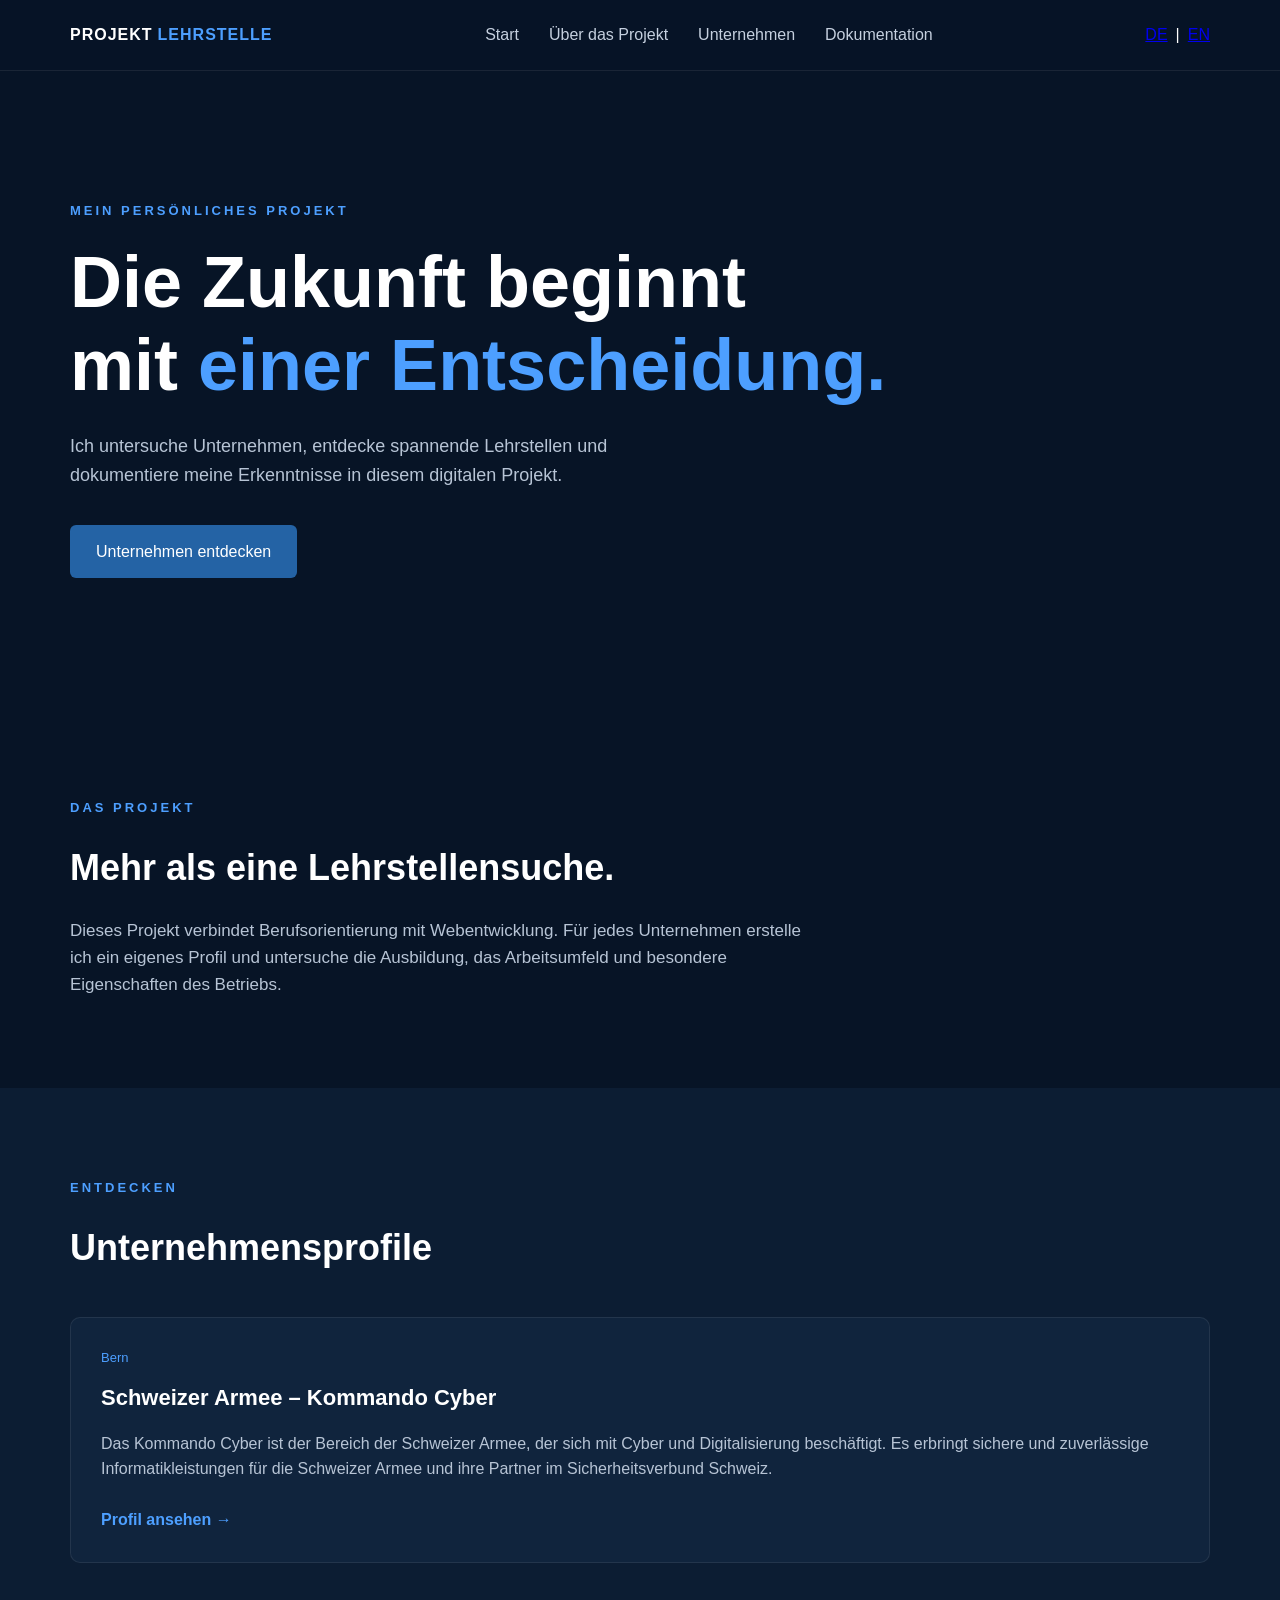
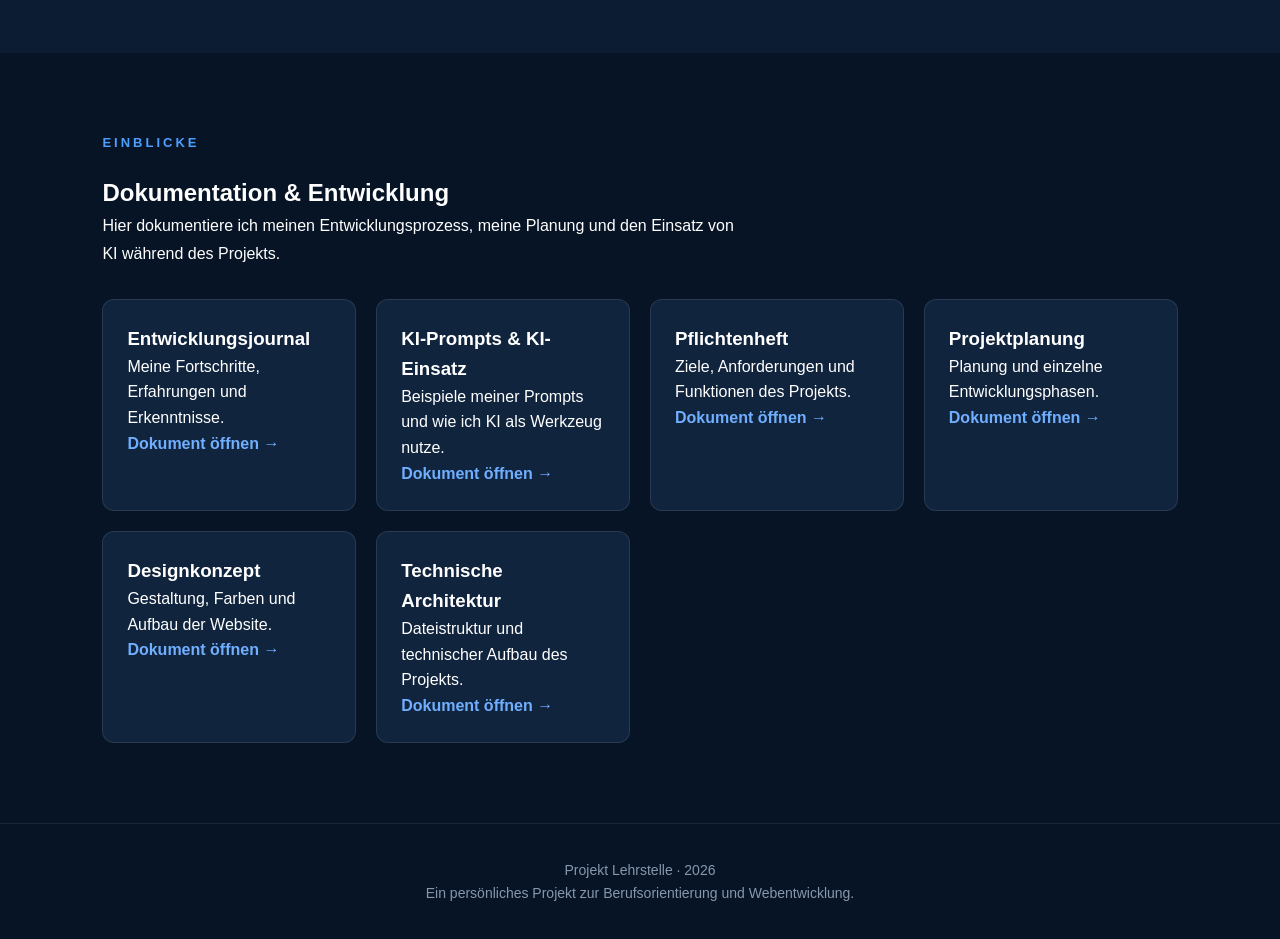
<file: index.html>
<!DOCTYPE html>
<html lang="de">
<head>
    <meta charset="UTF-8">
    <meta name="viewport" content="width=device-width, initial-scale=1.0">
    <meta name="description" content="Mein persönliches Projekt zur Recherche und Vorstellung von Lehrstellen.">
    <title>Projekt Lehrstelle</title>

    <link rel="stylesheet" href="css/style.css">
    <script src="js/home-language.js" defer></script>
    <script src="js/main.js" defer></script>
</head>
<body>

    <header class="header">
        <nav class="navbar">
            <a href="index.html" class="logo">PROJEKT<span>LEHRSTELLE</span></a>

            <div class="nav-links">
                <a href="#start" data-i18n="navStart">Start</a>
                <a href="#projekt" data-i18n="navProject">Über das Projekt</a>
                <a href="#unternehmen" data-i18n="navCompanies">Unternehmen</a>
                <a href="#dokumentation" data-i18n="navDocs">Dokumentation</a>
            </div>

            <div class="language-switch">
                <a href="?lang=de">DE</a>
                <span>|</span>
                <a href="?lang=en">EN</a>
            </div>
        </nav>
    </header>

    <main>
        <section class="hero" id="start">
            <p class="eyebrow" data-i18n="eyebrow">MEIN PERSÖNLICHES PROJEKT</p>

            <h1 data-i18n="headline">
                Die Zukunft beginnt<br>
                mit <span>einer Entscheidung.</span>
            </h1>

            <p class="hero-text" data-i18n="heroText">
                Ich untersuche Unternehmen, entdecke spannende Lehrstellen
                und dokumentiere meine Erkenntnisse in diesem digitalen Projekt.
            </p>

            <a href="#unternehmen" class="button" data-i18n="heroButton">
                Unternehmen entdecken
            </a>
        </section>

        <section class="project-section" id="projekt">
            <p class="eyebrow" data-i18n="projectEyebrow">DAS PROJEKT</p>
            <h2 data-i18n="projectTitle">Mehr als eine Lehrstellensuche.</h2>

            <p data-i18n="projectText">
                Dieses Projekt verbindet Berufsorientierung mit Webentwicklung.
                Für jedes Unternehmen erstelle ich ein eigenes Profil und
                untersuche die Ausbildung, das Arbeitsumfeld und besondere
                Eigenschaften des Betriebs.
            </p>
        </section>

        <section class="companies-section" id="unternehmen">
            <p class="eyebrow" data-i18n="companiesEyebrow">ENTDECKEN</p>
            <h2 data-i18n="companiesTitle">Unternehmensprofile</h2>

            <div id="company-list" class="company-grid">
                <!-- Unternehmensprofile werden automatisch geladen. -->
            </div>
        </section>
        
        <section class="documentation-section" id="dokumentation">
            <p class="eyebrow" data-i18n="docsEyebrow">EINBLICKE</p>
            <h2 data-i18n="docsTitle">Dokumentation & Entwicklung</h2>

            <p class="documentation-intro" data-i18n="docsText">
                Hier dokumentiere ich meinen Entwicklungsprozess,
                meine Planung und den Einsatz von KI während des Projekts.
            </p>

            <div class="documentation-grid">

                <article class="documentation-card">
                    <h3 data-i18n="docsJournal">Entwicklungsjournal</h3>
                    <p data-i18n="docsJournalText">
                        Meine Fortschritte, Erfahrungen und Erkenntnisse.
                    </p>
                    <a href="https://github.com/SajanP1a/projekt-lehrstelle/blob/main/dokumentation/entwicklungsjournal.md"
                       target="_blank" rel="noopener noreferrer"
                       data-i18n="docsOpen">Dokument öffnen →</a>
                </article>

                <article class="documentation-card">
                    <h3 data-i18n="docsAI">KI-Prompts & KI-Einsatz</h3>
                    <p data-i18n="docsAIText">
                        Beispiele meiner Prompts und wie ich KI als Werkzeug nutze.
                    </p>
                    <a href="https://github.com/SajanP1a/projekt-lehrstelle/blob/main/dokumentation/ki-prompts.md"
                       target="_blank" rel="noopener noreferrer"
                       data-i18n="docsOpen">Dokument öffnen →</a>
                </article>

                <article class="documentation-card">
                    <h3 data-i18n="docsRequirements">Pflichtenheft</h3>
                    <p data-i18n="docsRequirementsText">
                        Ziele, Anforderungen und Funktionen des Projekts.
                    </p>
                    <a href="https://github.com/SajanP1a/projekt-lehrstelle/blob/main/dokumentation/pflichtenheft.md"
                       target="_blank" rel="noopener noreferrer"
                       data-i18n="docsOpen">Dokument öffnen →</a>
                </article>

                <article class="documentation-card">
                    <h3 data-i18n="docsPlanning">Projektplanung</h3>
                    <p data-i18n="docsPlanningText">
                        Planung und einzelne Entwicklungsphasen.
                    </p>
                    <a href="https://github.com/SajanP1a/projekt-lehrstelle/blob/main/dokumentation/projektplanung.md"
                       target="_blank" rel="noopener noreferrer"
                       data-i18n="docsOpen">Dokument öffnen →</a>
                </article>

                <article class="documentation-card">
                    <h3 data-i18n="docsDesign">Designkonzept</h3>
                    <p data-i18n="docsDesignText">
                        Gestaltung, Farben und Aufbau der Website.
                    </p>
                    <a href="https://github.com/SajanP1a/projekt-lehrstelle/blob/main/dokumentation/designkonzept.md"
                       target="_blank" rel="noopener noreferrer"
                       data-i18n="docsOpen">Dokument öffnen →</a>
                </article>

                <article class="documentation-card">
                    <h3 data-i18n="docsArchitecture">Technische Architektur</h3>
                    <p data-i18n="docsArchitectureText">
                        Dateistruktur und technischer Aufbau des Projekts.
                    </p>
                    <a href="https://github.com/SajanP1a/projekt-lehrstelle/blob/main/dokumentation/architektur.md"
                       target="_blank" rel="noopener noreferrer"
                       data-i18n="docsOpen">Dokument öffnen →</a>
                </article>

            </div>
        </section>

    </main>

    <footer class="footer">
        <p data-i18n="footerTitle">Projekt Lehrstelle · 2026</p>
        <p data-i18n="footerText">
            Ein persönliches Projekt zur Berufsorientierung und Webentwicklung.
        </p>
    </footer>

</body>
</html>
</file>
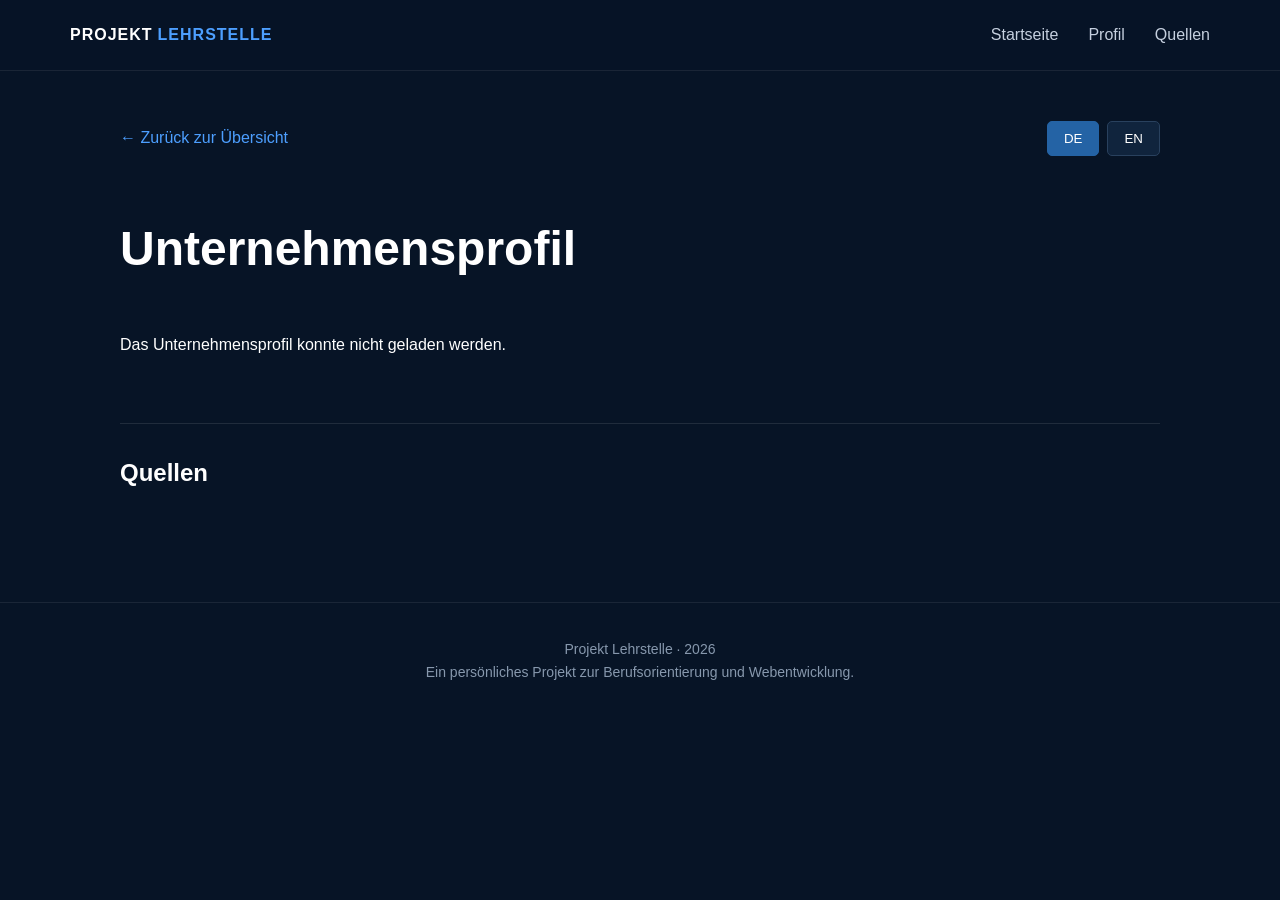
<file: profil.html>
<!DOCTYPE html>
<html lang="de">
<head>
    <meta charset="UTF-8">
    <meta name="viewport" content="width=device-width, initial-scale=1.0">
    <meta name="description" content="Unternehmensprofil und Informationen zur Lehrstelle.">
    <title>Unternehmensprofil | Projekt Lehrstelle</title>

    <link rel="stylesheet" href="css/style.css">
    <script src="js/profil.js" defer></script>
</head>
<body>

    <header class="header">
        <nav class="navbar">
            <a href="index.html" class="logo">
                PROJEKT<span>LEHRSTELLE</span>
            </a>

            <div class="nav-links">
                <a href="index.html">Startseite</a>
                <a href="#profil">Profil</a>
                <a href="#quellen">Quellen</a>
            </div>
        </nav>
    </header>

    <main class="profile-page">

        <div class="profile-top">
            <a href="index.html" class="back-link">
                ← Zurück zur Übersicht
            </a>

            <div class="language-switch">
                <button id="lang-de" class="active">DE</button>
                <button id="lang-en">EN</button>
            </div>
        </div>

        <section id="profil">

            <div class="profile-heading">
                <p id="company-location" class="eyebrow"></p>
                <h1 id="company-name">Unternehmensprofil</h1>
                <p id="company-subtitle" class="profile-subtitle"></p>
            </div>

            <div id="chapter-list" class="chapter-list">
                <p>Unternehmensprofil wird geladen ...</p>
            </div>

        </section>

        <section class="sources-section" id="quellen">
            <h2>Quellen</h2>
            <ul id="source-list"></ul>
        </section>

    </main>

    <footer class="footer">
        <p>Projekt Lehrstelle · 2026</p>
        <p>Ein persönliches Projekt zur Berufsorientierung und Webentwicklung.</p>
    </footer>

</body>
</html>
</file>
<file: css/style.css>
/* =========================
   GRUNDEINSTELLUNGEN
========================= */

* {
    margin: 0;
    padding: 0;
    box-sizing: border-box;
}

html {
    scroll-behavior: smooth;
}

body {
    font-family: Arial, sans-serif;
    background: #071426;
    color: #ffffff;
    line-height: 1.6;
}

/* =========================
   NAVIGATION
========================= */

.header {
    position: sticky;
    top: 0;
    z-index: 100;
    background: rgba(7, 20, 38, 0.95);
    border-bottom: 1px solid rgba(255, 255, 255, 0.08);
    backdrop-filter: blur(12px);
}

.navbar {
    max-width: 1200px;
    margin: auto;
    padding: 22px 30px;
    display: flex;
    justify-content: space-between;
    align-items: center;
}

.logo {
    color: white;
    text-decoration: none;
    font-weight: bold;
    letter-spacing: 1px;
}

.logo span {
    color: #4d9fff;
    margin-left: 5px;
}

.nav-links {
    display: flex;
    gap: 30px;
}

.nav-links a {
    color: #c5d0df;
    text-decoration: none;
    transition: color 0.3s;
}

.nav-links a:hover {
    color: #4d9fff;
}

/* =========================
   HERO-BEREICH
========================= */

.hero {
    min-height: 620px;
    max-width: 1200px;
    margin: auto;
    padding: 130px 30px;
    display: flex;
    flex-direction: column;
    align-items: flex-start;
    justify-content: center;
}

.eyebrow {
    color: #4d9fff;
    font-size: 13px;
    font-weight: bold;
    letter-spacing: 3px;
    margin-bottom: 20px;
}

.hero h1 {
    font-size: clamp(42px, 6vw, 72px);
    line-height: 1.15;
    margin-bottom: 25px;
}

.hero h1 span {
    color: #4d9fff;
}

.hero-text {
    max-width: 600px;
    color: #b7c4d5;
    font-size: 18px;
    margin-bottom: 35px;
}

/* =========================
   BUTTON
========================= */

.button {
    display: inline-block;
    padding: 14px 26px;
    background: #2463a5;
    color: white;
    text-decoration: none;
    border-radius: 6px;
    transition: background 0.3s, transform 0.3s;
}

.button:hover {
    background: #347fc9;
    transform: translateY(-3px);
}

/* =========================
   PROJEKT-BEREICH
========================= */

.project-section,
.companies-section {
    max-width: 1200px;
    margin: auto;
    padding: 90px 30px;
}

.project-section h2,
.companies-section h2 {
    font-size: 36px;
    margin-bottom: 20px;
}

.project-section > p:last-child {
    max-width: 750px;
    color: #b7c4d5;
    font-size: 17px;
}

/* =========================
   UNTERNEHMENSBEREICH
========================= */

.companies-section {
    background: #0c1d33;
    max-width: none;
    padding-left: max(30px, calc((100% - 1140px) / 2));
    padding-right: max(30px, calc((100% - 1140px) / 2));
}

.company-grid {
    display: grid;
    grid-template-columns: repeat(auto-fit, minmax(250px, 1fr));
    gap: 25px;
    margin-top: 40px;
}

/* =========================
   FOOTER
========================= */

.footer {
    text-align: center;
    padding: 35px 20px;
    color: #8798ad;
    border-top: 1px solid rgba(255, 255, 255, 0.08);
    font-size: 14px;
}

/* =========================
   RESPONSIVE DESIGN
========================= */

@media (max-width: 650px) {
    .navbar {
        flex-direction: column;
        gap: 18px;
    }

    .nav-links {
        gap: 15px;
        flex-wrap: wrap;
        justify-content: center;
    }

    .hero {
        min-height: 520px;
        padding-top: 90px;
        padding-bottom: 90px;
    }

    .project-section h2,
    .companies-section h2 {
        font-size: 28px;
    }
}

/* =========================
   UNTERNEHMENSKARTEN
========================= */

.company-card {
    background: #10243d;
    border: 1px solid rgba(255, 255, 255, 0.08);
    border-radius: 10px;
    padding: 30px;
    display: flex;
    flex-direction: column;
    align-items: flex-start;
    transition: transform 0.3s, border-color 0.3s;
}

.company-card:hover {
    transform: translateY(-6px);
    border-color: #2463a5;
}

.company-card span {
    color: #4d9fff;
    font-size: 13px;
    margin-bottom: 12px;
}

.company-card h3 {
    font-size: 22px;
    margin-bottom: 15px;
}

.company-card p {
    color: #b7c4d5;
    margin-bottom: 25px;
}

.company-link {
    color: #4d9fff;
    text-decoration: none;
    font-weight: bold;
    margin-top: auto;
}

.company-link:hover {
    color: white;
}

/* =========================
   PROFILSEITE
========================= */

.profile-page {
    max-width: 1100px;
    margin: auto;
    padding: 50px 30px 90px;
}

.profile-top {
    display: flex;
    justify-content: space-between;
    align-items: center;
    margin-bottom: 55px;
}

.back-link {
    color: #4d9fff;
    text-decoration: none;
}

.back-link:hover {
    color: white;
}

.language-switch {
    display: flex;
    gap: 8px;
}

.language-switch button {
    background: #10243d;
    border: 1px solid #29415e;
    color: white;
    padding: 9px 16px;
    border-radius: 5px;
    cursor: pointer;
    transition: background 0.3s;
}

.language-switch button.active {
    background: #2463a5;
    border-color: #2463a5;
}

.profile-heading {
    margin-bottom: 45px;
}

.profile-heading h1 {
    font-size: clamp(32px, 5vw, 48px);
    margin-bottom: 12px;
}

.profile-subtitle {
    color: #b7c4d5;
    font-size: 18px;
}

.chapter-list {
    display: grid;
    gap: 22px;
}

.chapter-card {
    background: #10243d;
    border: 1px solid rgba(255, 255, 255, 0.08);
    border-radius: 10px;
    padding: 30px;
}

.chapter-card h2 {
    font-size: 23px;
    margin-bottom: 18px;
    color: #ffffff;
}

.chapter-card p,
.chapter-card li {
    color: #b7c4d5;
    line-height: 1.8;
}

.chapter-card ul {
    padding-left: 22px;
}

.chapter-card li {
    margin-bottom: 10px;
}

.sources-section {
    margin-top: 65px;
    padding-top: 30px;
    border-top: 1px solid rgba(255, 255, 255, 0.1);
}

.sources-section h2 {
    margin-bottom: 20px;
}

.sources-section ul {
    padding-left: 20px;
}

.sources-section li {
    margin-bottom: 12px;
}

.sources-section a {
    color: #4d9fff;
    overflow-wrap: anywhere;
}

@media (max-width: 650px) {
    .profile-top {
        align-items: flex-start;
        gap: 20px;
        flex-wrap: wrap;
    }

    .chapter-card {
        padding: 22px;
    }

    .chapter-card h2 {
        font-size: 20px;
    }
}

.documentation-section {
    padding: 80px 8%;
}

.documentation-intro {
    max-width: 650px;
    line-height: 1.7;
    margin-bottom: 32px;
}

.documentation-grid {
    display: grid;
    grid-template-columns: repeat(auto-fit, minmax(240px, 1fr));
    gap: 20px;
}

.documentation-card {
    padding: 24px;
    background: #10243D;
    border: 1px solid rgba(255, 255, 255, 0.1);
    border-radius: 12px;
    transition: transform 0.25s ease, border-color 0.25s ease;
}

.documentation-card:hover {
    transform: translateY(-4px);
    border-color: #2463A5;
}

.documentation-card h3 {
    margin-top: 0;
}

.documentation-card p {
    line-height: 1.6;
}

.documentation-card a {
    color: #70AFFF;
    text-decoration: none;
    font-weight: 600;
}

.documentation-card a:hover {
    text-decoration: underline;
}
</file>
